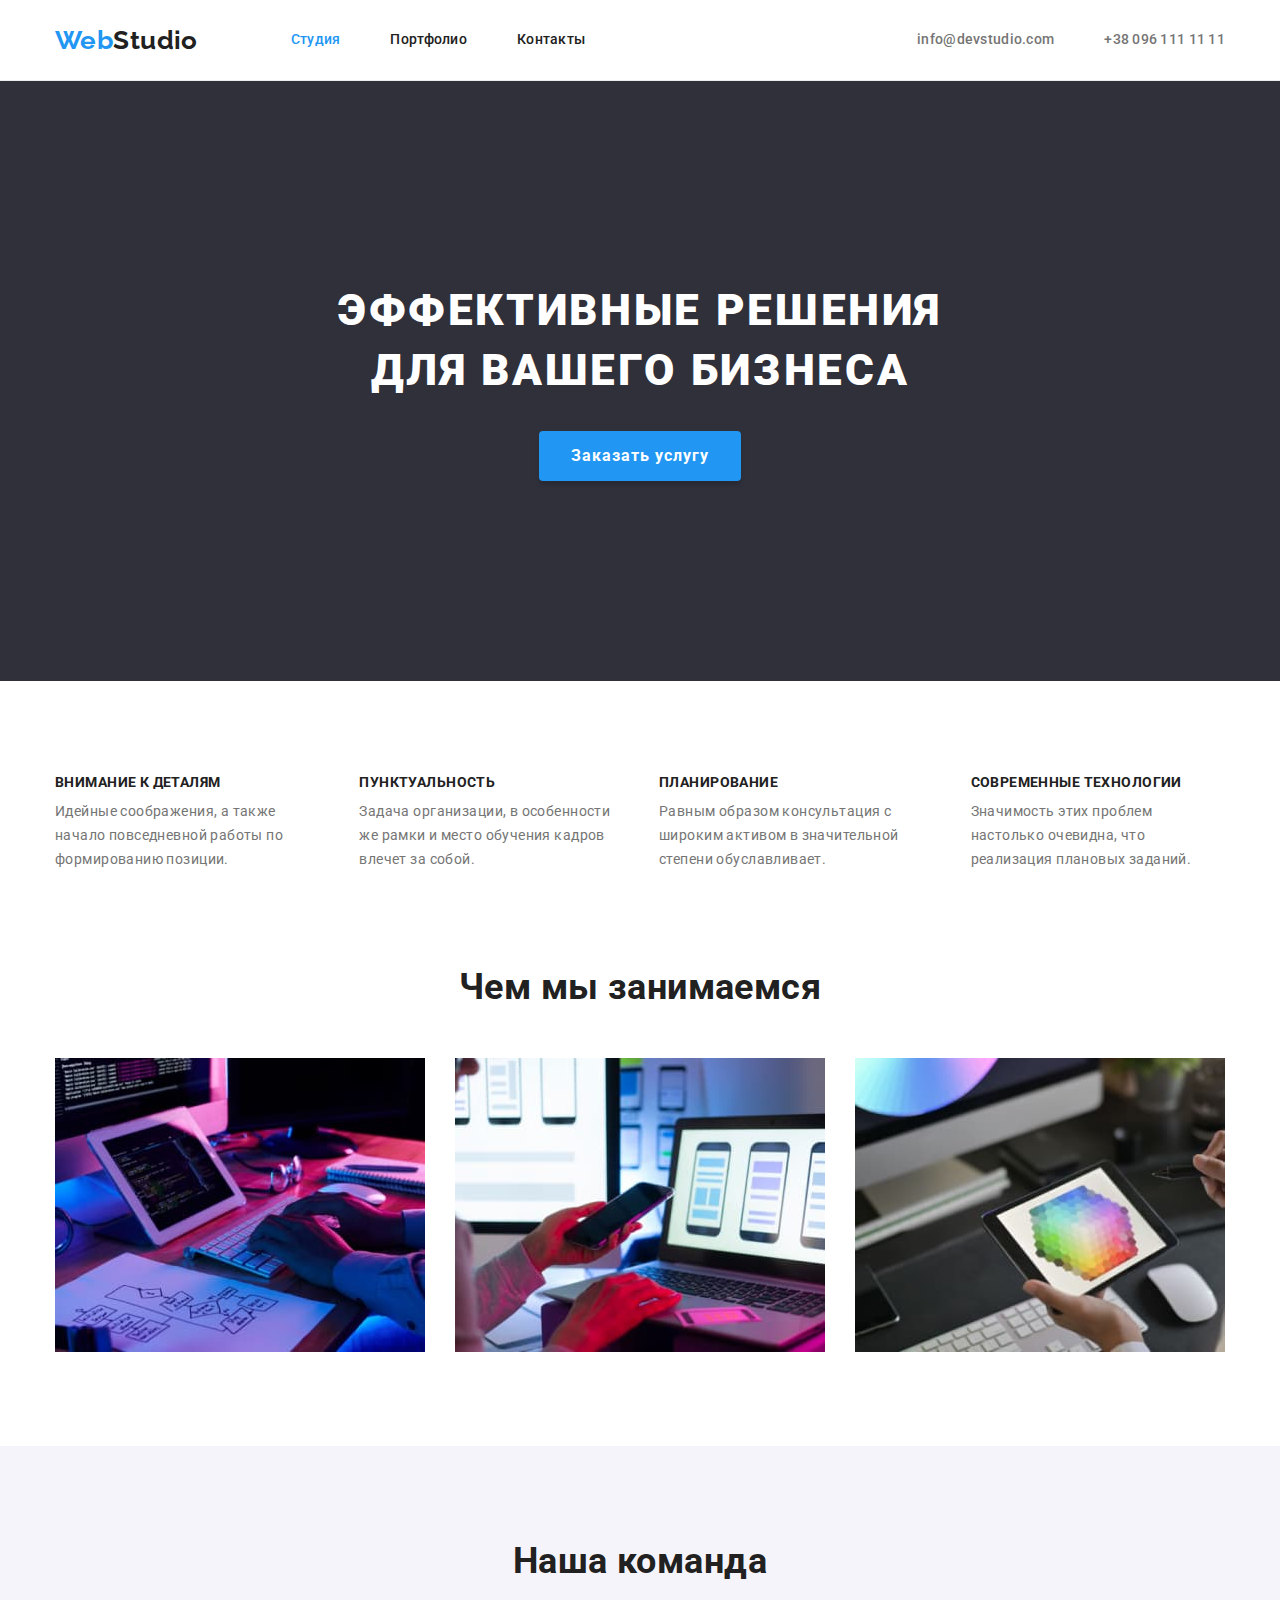
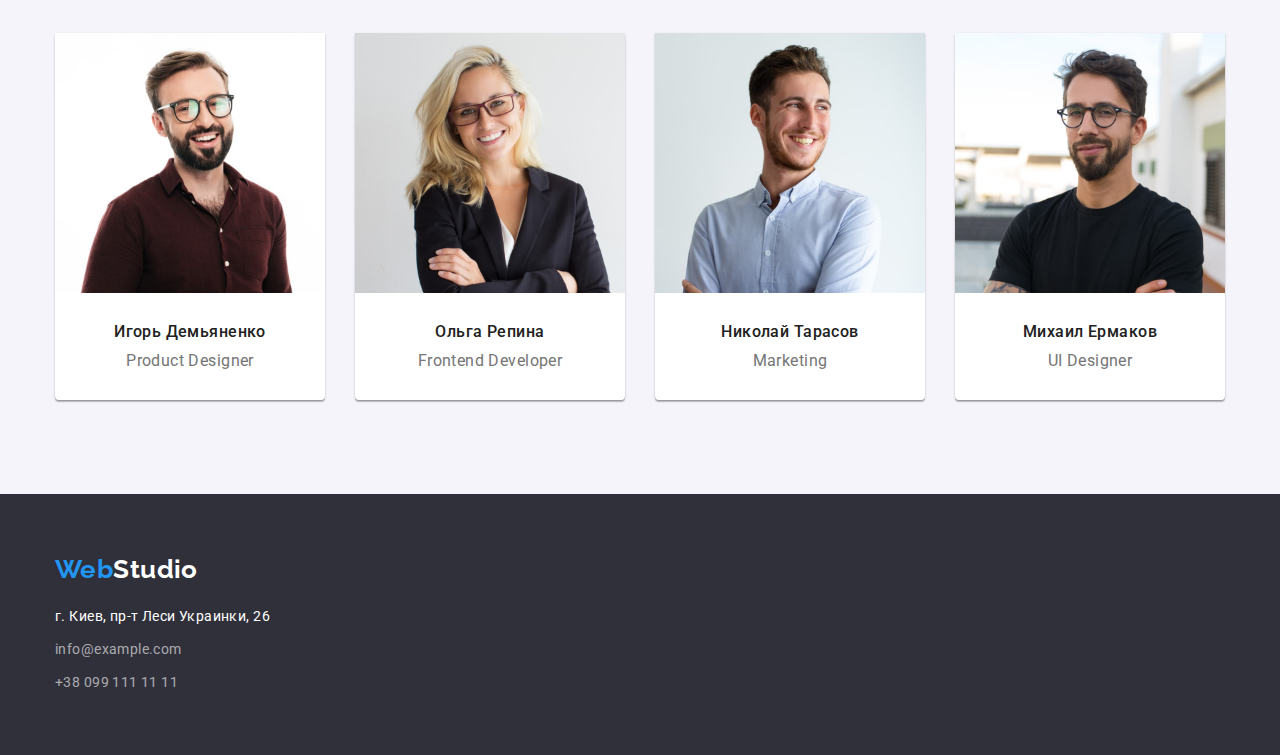
<file: index.html>
<!DOCTYPE html>
<html lang="ru">
  <head>
    <meta charset="UTF-8" />
    <meta http-equiv="X-UA-Compatible" content="IE=edge" />
    <meta name="viewport" content="width=device-width, initial-scale=1.0" />
    <title>Студия</title>
    <link
      href="https://fonts.googleapis.com/css2?family=Raleway:wght@700&family=Roboto:wght@400;500;700;900&display=swap"
      rel="stylesheet"
    />
    <!-- <link
      rel="stylesheet"
      href="https://github.com/sindresorhus/modern-normalize/blob/main/modern-normalize.css"
    /> -->
    <link rel="stylesheet" href="./css/modern-normalize.css" />
    <link rel="stylesheet" href="./css/style.css" />
  </head>
  <body>
    <!-- Шапка сайта -->

    <header class="page-header">
      <div class="container main-nav">
        <a class="logo link" href="./index.html"><span class="logo-web">Web</span>Studio</a>
        <nav>
          <ul class="site-nav list">
            <li class="item"><a href="#" class="link current">Студия</a></li>
            <li class="item"><a href="./portfolio.html" class="link">Портфолио</a></li>
            <li class="item"><a href="#" class="link">Контакты</a></li>
          </ul>
        </nav>
        <ul class="contact-nav list">
          <li class="item">
            <a href="mailto:info@devstudio.com" class="link">info@devstudio.com</a>
          </li>
          <li class="item"><a href="tel:+380961111111" class="link">+38 096 111 11 11</a></li>
        </ul>
      </div>
    </header>

    <main>
      <!-- Герой -->

      <section class="hero">
        <h1 class="hero-title">Эффективные решения для вашего бизнеса</h1>
        <button type="button" class="btn">Заказать услугу</button>
      </section>

      <!-- Особенности -->

      <section class="feature section">
        <div class="container">
          <h2 class="visually-hidden">Особенности</h2>
          <ul class="feature-list list">
            <li class="item">
              <h3 class="feature-subtitle">Внимание к деталям</h3>
              <p class="text">
                Идейные соображения, а также начало повседневной работы по формированию позиции.
              </p>
            </li>
            <li class="item">
              <h3 class="feature-subtitle">Пунктуальность</h3>
              <p class="text">
                Задача организации, в особенности же рамки и место обучения кадров влечет за собой.
              </p>
            </li>
            <li class="item">
              <h3 class="feature-subtitle">Планирование</h3>
              <p class="text">
                Равным образом консультация с широким активом в значительной степени обуславливает.
              </p>
            </li>
            <li class="item">
              <h3 class="feature-subtitle">Современные технологии</h3>
              <p class="text">
                Значимость этих проблем настолько очевидна, что реализация плановых заданий.
              </p>
            </li>
          </ul>
        </div>
      </section>

      <!-- Чем мы занимаемся -->

      <section class="service section">
        <div class="container">
          <h2 class="service-title">Чем мы занимаемся</h2>
          <ul class="service-list list">
            <li class="item">
              <img
                src="./images/programer.jpg"
                alt="программист за рабочым столом"
                width="370"
                height="294"
              />
            </li>
            <li class="item">
              <img
                src="./images/mobile-developer.jpg"
                alt="телефон и ноутбук"
                width="370"
                height="294"
              />
            </li>
            <li class="item">
              <img src="./images/web-design.jpg" alt="планшет" width="370" height="294" />
            </li>
          </ul>
        </div>
      </section>

      <!-- Команда -->

      <section class="team section">
        <div class="container">
          <h2 class="team-title">Наша команда</h2>
          <ul class="team-list list">
            <li class="item">
              <img src="./images/product-designer.jpg" alt="фото Игорь Демьяненко" width="270" />
              <div class="team-card">
                <h3 class="team-name">Игорь Демьяненко</h3>
                <p class="team-text">Product Designer</p>
              </div>
            </li>
            <li class="item">
              <img src="./images/frontend-developer.jpg" alt="фото Ольга Репина" width="270" />
              <div class="team-card">
                <h3 class="team-name">Ольга Репина</h3>
                <p class="team-text">Frontend Developer</p>
              </div>
            </li>
            <li class="item">
              <img src="./images/marketing.jpg" alt="фото Николай Тарасов" width="270" />
              <div class="team-card">
                <h3 class="team-name">Николай Тарасов</h3>
                <p class="team-text">Marketing</p>
              </div>
            </li>
            <li class="item">
              <img src="./images/ui-designer.jpg" alt="фото Михаил Ермаков" width="270" />
              <div class="team-card">
                <h3 class="team-name">Михаил Ермаков</h3>
                <p class="team-text">UI Designer</p>
              </div>
            </li>
          </ul>
        </div>
      </section>
    </main>

    <!-- Футер -->

    <footer class="footer">
      <div class="container">
        <a class="logo footer-logo link" href="./index.html"
          ><span class="logo-web">Web</span>Studio</a
        >
        <address class="address">
          <ul class="address-list list">
            <li class="item">
              <a href="https://goo.gl/maps/ZH45Ejz193mU29eU7" target="_blank" class="link maps"
                >г. Киев, пр-т Леси Украинки, 26</a
              >
            </li>
            <li class="item">
              <a href="mailto:info@example.com" class="link mail">info@example.com</a>
            </li>
            <li class="item">
              <a href="tel:+380991111111" class="link tel">+38 099 111 11 11</a>
            </li>
          </ul>
        </address>
      </div>
    </footer>
  </body>
</html>
</file>
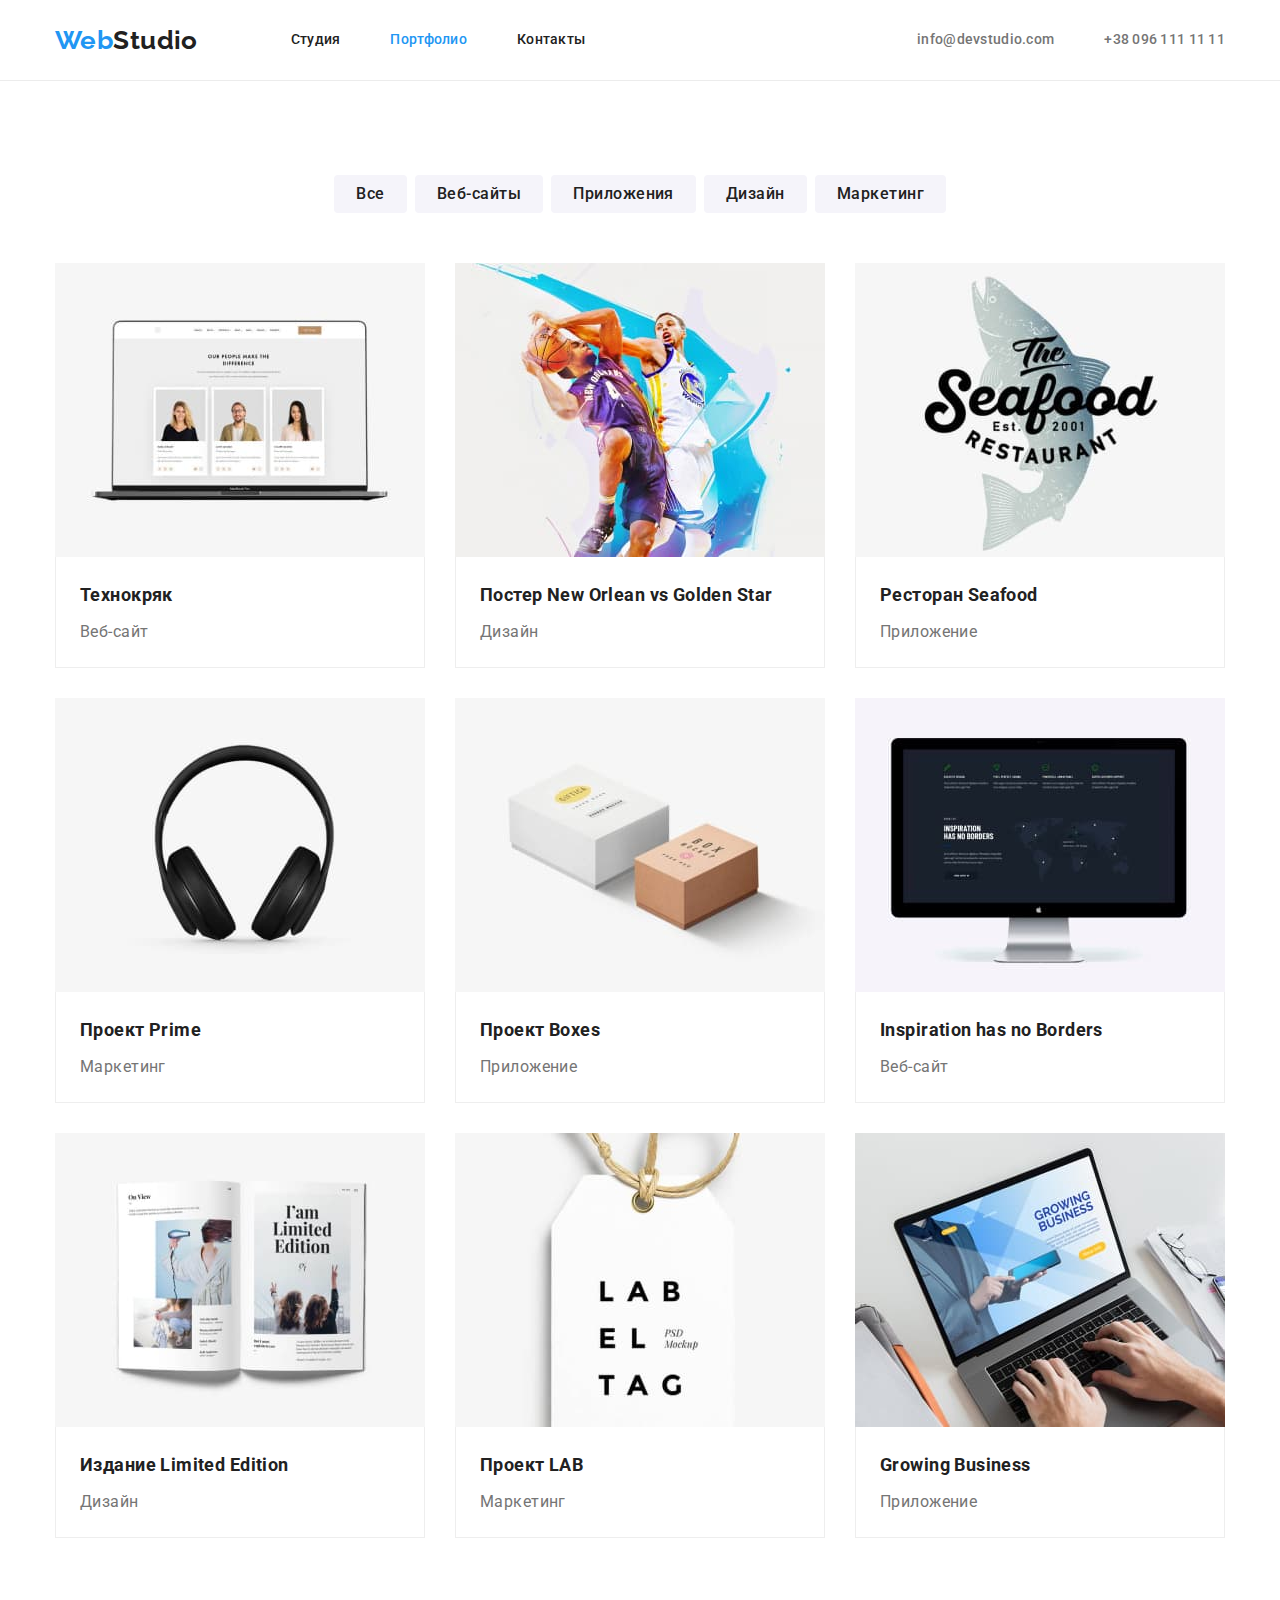
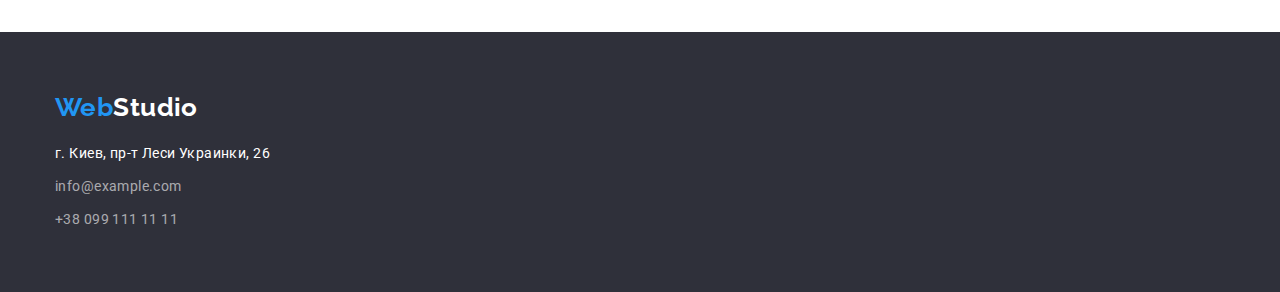
<file: portfolio.html>
<!DOCTYPE html>
<html lang="ru">
  <head>
    <meta charset="UTF-8" />
    <meta http-equiv="X-UA-Compatible" content="IE=edge" />
    <meta name="viewport" content="width=device-width, initial-scale=1.0" />
    <title>Портфолио</title>
    <link
      href="https://fonts.googleapis.com/css2?family=Raleway:wght@700&family=Roboto:wght@400;500;700;900&display=swap"
      rel="stylesheet"
    />
    <!-- <link
      rel="stylesheet"
      href="https://github.com/sindresorhus/modern-normalize/blob/main/modern-normalize.css"
    /> -->
    <link rel="stylesheet" href="./css/modern-normalize.css" />
    <link rel="stylesheet" href="./css/style.css" />
  </head>
  <body>
    <!-- Шапка сайта -->

    <header class="page-header">
      <div class="container main-nav">
        <a class="logo link" href="./index.html"><span class="logo-web">Web</span>Studio</a>
        <nav>
          <ul class="site-nav list">
            <li class="item"><a href="./index.html" class="link">Студия</a></li>
            <li class="item"><a href="#" class="link current">Портфолио</a></li>
            <li class="item"><a href="#" class="link">Контакты</a></li>
          </ul>
        </nav>
        <ul class="contact-nav list">
          <li class="item">
            <a href="mailto:info@devstudio.com" class="link">info@devstudio.com</a>
          </li>
          <li class="item"><a href="tel:+380961111111" class="link">+38 096 111 11 11</a></li>
        </ul>
      </div>
    </header>

    <main>
      <!-- портфолио -->
      <section class="portfolio section">
        <div class="container">
          <h1 class="portfolio-title visually-hidden">Портфолио</h1>
          <!-- фильтр -->
          <ul class="filter list">
            <li class="item">
              <button class="portfolio-btn" type="button">Все</button>
            </li>
            <li class="item">
              <button class="portfolio-btn" type="button">Веб-сайты</button>
            </li>
            <li class="item">
              <button class="portfolio-btn" type="button">Приложения</button>
            </li>
            <li class="item">
              <button class="portfolio-btn" type="button">Дизайн</button>
            </li>
            <li class="item">
              <button class="portfolio-btn" type="button">Маркетинг</button>
            </li>
          </ul>

          <!-- примеры работ -->
          <ul class="examples list">
            <li class="item">
              <a class="link" target="_blank" href="#">
                <img src="./images/techno-crack.jpg" width="370" alt="ноутбук" />
                <div class="card">
                  <h2 class="examples-text">Технокряк</h2>
                  <p class="examples-type">Веб-сайт</p>
                </div>
              </a>
            </li>
            <li class="item">
              <a class="link" target="_blank" href="#">
                <img src="./images/poster.jpg" width="370" alt="два баскетболиста" />
                <div class="card">
                  <h2 class="examples-text">Постер New Orlean vs Golden Star</h2>
                  <p class="examples-type">Дизайн</p>
                </div>
              </a>
            </li>
            <li class="item">
              <a class="link" target="_blank" href="#">
                <img
                  src="./images/restaurant-seafood.jpg"
                  width="370"
                  alt="логотип ресторана seafood"
                />
                <div class="card">
                  <h2 class="examples-text">Ресторан Seafood</h2>
                  <p class="examples-type">Приложение</p>
                </div>
              </a>
            </li>
            <li class="item">
              <a class="link" target="_blank" href="#">
                <img src="./images/project-prime.jpg" width="370" alt="наушники" />
                <div class="card">
                  <h2 class="examples-text">Проект Prime</h2>
                  <p class="examples-type">Маркетинг</p>
                </div>
              </a>
            </li>
            <li class="item">
              <a class="link" href="#">
                <img src="./images/project-boxes.jpg" width="370" alt="две коробки" />
                <div class="card">
                  <h2 class="examples-text">Проект Boxes</h2>
                  <p class="examples-type">Приложение</p>
                </div>
              </a>
            </li>
            <li class="item">
              <a class="link" target="_blank" href="#">
                <img src="./images/inspiration.jpg" width="370" alt="монитор" />
                <div class="card">
                  <h2 class="examples-text">Inspiration has no Borders</h2>
                  <p class="examples-type">Веб-сайт</p>
                </div>
              </a>
            </li>
            <li class="item">
              <a class="link" target="_blank" href="#">
                <img src="./images/limited-edition.jpg" width="370" alt="открытая книга" />
                <div class="card">
                  <h2 class="examples-text">Издание Limited Edition</h2>
                  <p class="examples-type">Дизайн</p>
                </div>
              </a>
            </li>
            <li class="item">
              <a class="link" target="_blank" href="#">
                <img src="./images/project-lab.jpg" width="370" alt="бирка" />
                <div class="card">
                  <h2 class="examples-text">Проект LAB</h2>
                  <p class="examples-type">Маркетинг</p>
                </div>
              </a>
            </li>
            <li class="item">
              <a class="link" target="_blank" href="#">
                <img src="./images/growing-business.jpg" width="370" alt="работа с ноутбуком" />
                <div class="card">
                  <h2 class="examples-text">Growing Business</h2>
                  <p class="examples-type">Приложение</p>
                </div>
              </a>
            </li>
          </ul>
        </div>
      </section>
    </main>

    <!-- футер -->

    <footer class="footer">
      <div class="container">
        <a class="logo footer-logo link" href="./index.html"
          ><span class="logo-web">Web</span>Studio</a
        >
        <address class="address">
          <ul class="address-list list">
            <li class="item">
              <a href="https://goo.gl/maps/ZH45Ejz193mU29eU7" target="_blank" class="link maps"
                >г. Киев, пр-т Леси Украинки, 26</a
              >
            </li>
            <li class="item">
              <a href="mailto:info@example.com" class="link mail">info@example.com</a>
            </li>
            <li class="item">
              <a href="tel:+380991111111" class="link tel">+38 099 111 11 11</a>
            </li>
          </ul>
        </address>
      </div>
    </footer>
  </body>
</html>
</file>
<file: css/style.css>
:root {
  --primary-text-color: #212121;
  --secondary-text-color: #757575;
  --accent-color: #2196f3;
  --primary-white-color: #ffffff;
  --secondary-bg-color: #f5f4fa;
  --footer-text-color: rgba(255, 255, 255, 0.6);
  --hero-bg-color: #2f303a;
  --header-border-color: #ececec;
}

/* Утилиты */

h1,
h2,
h3,
h4,
h5,
h6,
p,
ul {
  padding: 0;
  margin: 0;
}

img {
  display: block;
  max-width: 100%;
  height: auto;
}

.container {
  width: 1200px;
  padding-left: 15px;
  padding-right: 15px;
  margin: 0 auto;
  /* outline: 1px solid tomato; */
}

.section {
  padding-top: 94px;
  padding-bottom: 94px;
}

.visually-hidden {
  position: absolute;
  width: 1px;
  height: 1px;
  margin: -1px;
  border: 0;
  padding: 0;
  clip: rect(0 0 0 0);
  overflow: hidden;
}

body {
  background-color: var(--primary-white-color);
  color: var(--primary-text-color);
  font-family: Roboto, sans-serif;
  font-size: 14px;
  line-height: 1.14;
  letter-spacing: 0.03em;
}

.link {
  color: var(--primary-text-color);
  text-decoration: none;
}

.list {
  list-style: none;
}

/* Шапка */

.page-header {
  border-bottom: 1px solid var(--header-border-color);
}

/* Logo */
.logo {
  font-family: Raleway, sans-serif;
  font-weight: 700;
  font-size: 26px;
  line-height: 1.19;
}

.logo-web {
  color: var(--accent-color);
}

.logo:hover,
.logo:focus {
  color: var(--accent-color);
}

/* навигация сайта */

.main-nav {
  display: flex;
  align-items: center;
}

.site-nav {
  display: flex;
  margin-left: 93px;
}

.site-nav .item:not(:last-child) {
  margin-right: 50px;
}

.site-nav .link {
  display: block;
  padding-top: 32px;
  padding-bottom: 32px;

  font-weight: 500;
  letter-spacing: 0.02em;
}

.site-nav .link:hover,
.site-nav .link:focus {
  color: var(--accent-color);
}

.site-nav .link.current {
  color: var(--accent-color);
}

/* контакты в шапке */

.contact-nav {
  display: flex;
  margin-right: 0;
  margin-left: auto;
}

.contact-nav .item:not(:last-child) {
  margin-right: 50px;
}

.contact-nav .link {
  display: block;
  padding-top: 32px;
  padding-bottom: 32px;

  color: var(--secondary-text-color);
  font-weight: 500;
  letter-spacing: 0.02em;
}

.contact-nav .link:hover,
.contact-nav .link:focus {
  color: var(--accent-color);
}

/* main */

/* Герой */

.hero {
  text-align: center;
  padding-top: 200px;
  padding-bottom: 200px;
  background-color: var(--hero-bg-color);
}

.hero-title {
  max-width: 646px;
  margin: 0 auto 30px;

  color: var(--primary-white-color);
  font-weight: 900;
  font-size: 44px;
  line-height: 1.36;
  text-align: center;
  letter-spacing: 0.06em;
  text-transform: uppercase;
}

.btn {
  min-width: 200px;
  margin: 0;
  padding: 10px 32px;

  background-color: var(--accent-color);
  color: var(--primary-white-color);
  box-shadow: 0px 4px 4px rgba(0, 0, 0, 0.15);
  border-radius: 4px;

  font-family: inherit;
  font-weight: 700;
  font-size: 16px;
  line-height: 1.87;
  letter-spacing: 0.06em;
  border-style: none;
  cursor: pointer;
}

/* .btn:hover,
.btn:focus {
  color: var(--primary-text-color);
} */

/* Особенности */

.feature {
  padding-bottom: 47px;
}

.feature-list {
  display: flex;
}

.feature-list .item {
  width: calc((100%-90px) / 4);
  /* width: 270px; */
}

.feature-list .item:not(:last-child) {
  margin-right: 30px;
}

.feature-subtitle {
  margin-bottom: 10px;

  font-size: 14px;
  text-transform: uppercase;
}

.text {
  color: var(--secondary-text-color);
  line-height: 1.71;
}

/* Чем мы занимаемся */

.service {
  padding-top: 47px;
}

.service-list {
  display: flex;
}

.service-list .item:not(:last-child) {
  margin-right: 30px;
}

.service-title,
.team-title {
  text-align: center;
  margin-bottom: 50px;

  font-size: 36px;
  line-height: 1.17;
}

/* Команда */

.team {
  background-color: var(--secondary-bg-color);
}

.team-list {
  display: flex;
}

.team-list .item:not(:last-child) {
  margin-right: 30px;
}

.team-list .item {
  background: var(--primary-white-color);
  box-shadow: 0px 1px 3px rgba(0, 0, 0, 0.12), 0px 1px 1px rgba(0, 0, 0, 0.14),
    0px 2px 1px rgba(0, 0, 0, 0.2);
  border-radius: 0px 0px 4px 4px;

  text-align: center;
}

.team-card {
  padding-top: 30px;
  padding-bottom: 30px;
}

.team-name {
  margin-bottom: 10px;

  font-weight: 500;
}

.team-text {
  color: var(--secondary-text-color);
  font-size: 16px;
  line-height: 1.19;
}

/* Футер */
.footer {
  padding-top: 60px;
  padding-bottom: 60px;

  background-color: var(--hero-bg-color);
}

.footer-logo {
  color: var(--primary-white-color);
}

.address {
  margin-top: 20px;

  font-style: inherit;
}

.address-list .item:not(:last-child) {
  margin-bottom: 9px;
}

.address .link {
  color: var(--primary-white-color);
  line-height: 1.71;
}

.link.mail,
.link.tel {
  color: var(--footer-text-color);
}

.footer .link:hover,
.footer .link:focus {
  color: var(--accent-color);
}

/* Портфолио */

/* Фильтр */

.filter {
  display: flex;
  justify-content: center;
  margin-bottom: 50px;
}

.filter .item:not(:last-child) {
  margin-right: 8px;
}

.portfolio-btn {
  min-width: 73px;
  padding: 6px 22px;

  color: var(--primary-text-color);
  background-color: var(--secondary-bg-color);
  border-radius: 4px;

  font-family: inherit;
  font-weight: 500;
  font-size: 16px;
  line-height: 1.62;
  letter-spacing: 0.03em;
  cursor: pointer;
  border-style: none;
}

.portfolio-btn:hover,
.portfolio-btn:focus {
  background-color: var(--accent-color);
  color: var(--primary-white-color);
}

/* Примеры работ */

.examples {
  display: flex;
  flex-wrap: wrap;
  justify-content: center;
}

.examples .item {
  width: calc((100% - 60px) / 3);
}

.examples .item:not(:nth-child(3n)) {
  margin-right: 30px;
}

.examples .item:not(:nth-last-child(-n + 3)) {
  margin-bottom: 30px;
}

.card {
  padding: 20px 24px;
  border-left: 1px solid #eeeeee;
  border-right: 1px solid #eeeeee;
  border-bottom: 1px solid #eeeeee;
}

.examples-text {
  margin-bottom: 4px;

  font-size: 18px;
  line-height: 2;
  letter-spacing: 0.06;
}

.examples-type {
  color: var(--secondary-text-color);
  font-size: 16px;
  line-height: 1.87;
}
</file>
